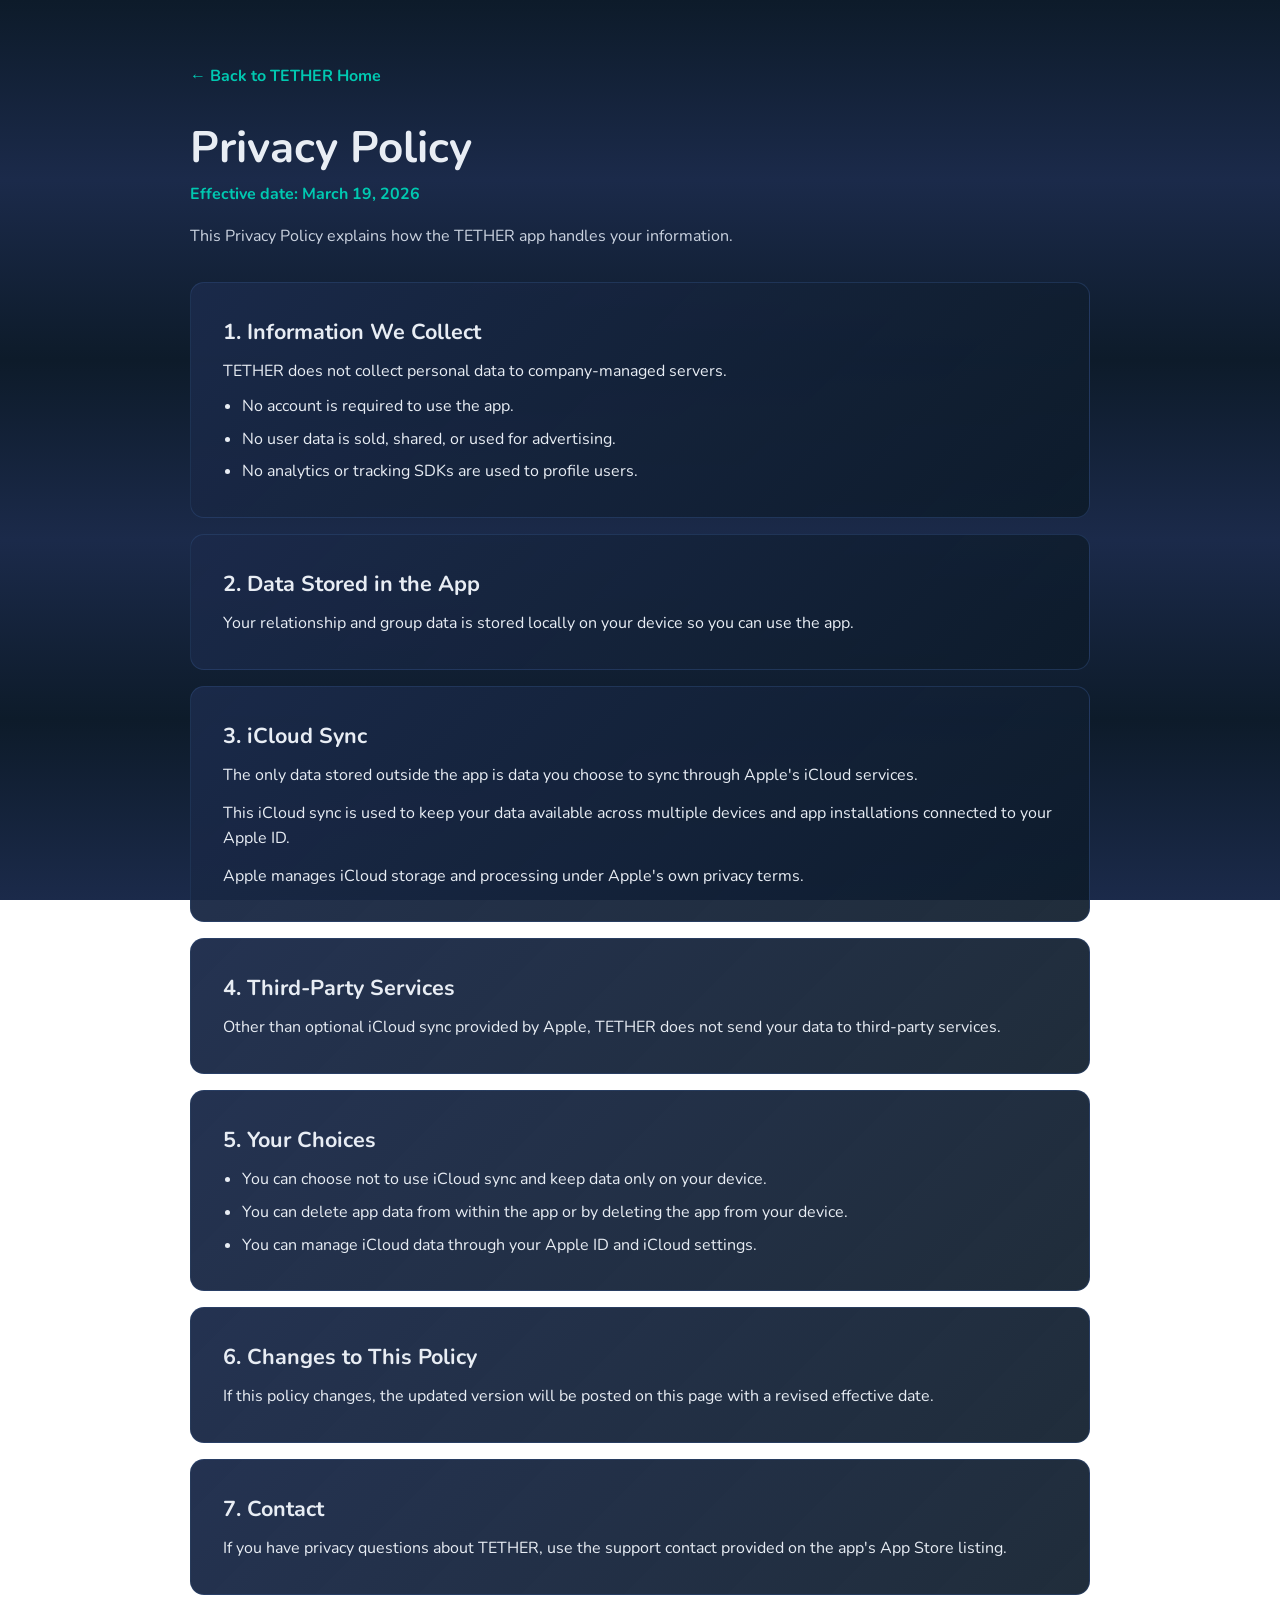
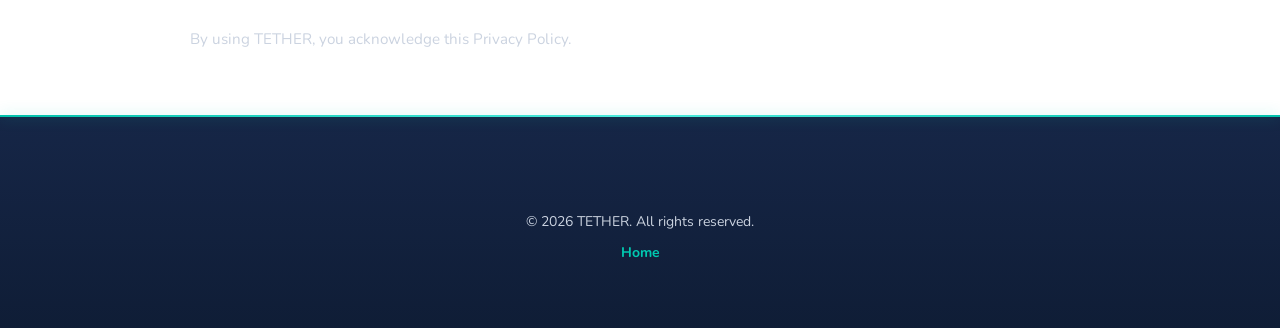
<file: privacy-policy.html>
<!DOCTYPE html>
<html lang="en">
<head>
    <meta charset="UTF-8">
    <meta name="viewport" content="width=device-width, initial-scale=1.0">
    <meta name="description" content="Privacy Policy for the Tether iOS app.">
    <title>Tether Privacy Policy</title>
    <link rel="preconnect" href="https://fonts.googleapis.com">
    <link rel="preconnect" href="https://fonts.gstatic.com" crossorigin>
    <link href="https://fonts.googleapis.com/css2?family=Nunito:wght@400;500;600;700;800&display=swap" rel="stylesheet">
    <link rel="stylesheet" href="styles.css">
    <link rel="icon" href="assets/tether-icon.svg" type="image/svg+xml">
</head>
<body>
    <main class="policy-main">
        <div class="container">
            <div class="policy-shell">
                <a class="policy-back-link" href="index.html" aria-label="Back to Tether home page">&larr; Back to TETHER Home</a>

                <header class="policy-header">
                    <h1 class="policy-title">Privacy Policy</h1>
                    <p class="policy-updated">Effective date: March 19, 2026</p>
                    <p class="policy-intro">This Privacy Policy explains how the TETHER app handles your information.</p>
                </header>

                <section class="policy-card" aria-labelledby="collection-heading">
                    <h2 id="collection-heading">1. Information We Collect</h2>
                    <p>TETHER does not collect personal data to company-managed servers.</p>
                    <ul class="policy-list">
                        <li>No account is required to use the app.</li>
                        <li>No user data is sold, shared, or used for advertising.</li>
                        <li>No analytics or tracking SDKs are used to profile users.</li>
                    </ul>
                </section>

                <section class="policy-card" aria-labelledby="device-heading">
                    <h2 id="device-heading">2. Data Stored in the App</h2>
                    <p>Your relationship and group data is stored locally on your device so you can use the app.</p>
                </section>

                <section class="policy-card" aria-labelledby="icloud-heading">
                    <h2 id="icloud-heading">3. iCloud Sync</h2>
                    <p>The only data stored outside the app is data you choose to sync through Apple&apos;s iCloud services.</p>
                    <p>This iCloud sync is used to keep your data available across multiple devices and app installations connected to your Apple ID.</p>
                    <p>Apple manages iCloud storage and processing under Apple&apos;s own privacy terms.</p>
                </section>

                <section class="policy-card" aria-labelledby="third-party-heading">
                    <h2 id="third-party-heading">4. Third-Party Services</h2>
                    <p>Other than optional iCloud sync provided by Apple, TETHER does not send your data to third-party services.</p>
                </section>

                <section class="policy-card" aria-labelledby="rights-heading">
                    <h2 id="rights-heading">5. Your Choices</h2>
                    <ul class="policy-list">
                        <li>You can choose not to use iCloud sync and keep data only on your device.</li>
                        <li>You can delete app data from within the app or by deleting the app from your device.</li>
                        <li>You can manage iCloud data through your Apple ID and iCloud settings.</li>
                    </ul>
                </section>

                <section class="policy-card" aria-labelledby="changes-heading">
                    <h2 id="changes-heading">6. Changes to This Policy</h2>
                    <p>If this policy changes, the updated version will be posted on this page with a revised effective date.</p>
                </section>

                <section class="policy-card" aria-labelledby="contact-heading">
                    <h2 id="contact-heading">7. Contact</h2>
                    <p>If you have privacy questions about TETHER, use the support contact provided on the app&apos;s App Store listing.</p>
                </section>

                <p class="policy-note">By using TETHER, you acknowledge this Privacy Policy.</p>
            </div>
        </div>
    </main>

    <footer class="footer">
        <div class="container">
            <div class="footer-bottom">
                <p>&copy; 2026 TETHER. All rights reserved.</p>
                <a class="footer-link" href="index.html">Home</a>
            </div>
        </div>
    </footer>
</body>
</html>
</file>
<file: styles.css>
/* Tether Theme Variables */
:root {
  /* Primary */
  --color-deep-navy:     #0D1B2A;
  --color-midnight-blue: #1B2A4A;
  --color-steel-blue:    #2E4A7A;

  /* Accents */
  --color-teal:          #00C9B1;
  --color-silver:        #A8B5C8;

  /* Text & Neutrals */
  --color-off-white:     #E8EDF4;
  --color-light-grey:    #CBD3E0;

  /* Spacing */
  --spacing-xs: 0.5rem;
  --spacing-sm: 1rem;
  --spacing-md: 2rem;
  --spacing-lg: 4rem;
  --spacing-xl: 6rem;

  /* Typography */
  --font-family: 'Nunito', -apple-system, BlinkMacSystemFont, 'Segoe UI', Roboto, 'Helvetica Neue', Arial, sans-serif;
}

/* Reset & Base Styles */
* {
  margin: 0;
  padding: 0;
  box-sizing: border-box;
}

body {
  font-family: var(--font-family);
  background: linear-gradient(180deg, 
    var(--color-deep-navy) 0%,
    var(--color-midnight-blue) 20%,
    var(--color-deep-navy) 40%,
    var(--color-midnight-blue) 60%,
    var(--color-deep-navy) 80%,
    var(--color-midnight-blue) 100%
  );
  background-attachment: fixed;
  color: var(--color-off-white);
  line-height: 1.6;
  overflow-x: hidden;
  min-height: 100vh;
}

.container {
  max-width: 1200px;
  margin: 0 auto;
  padding: 0 var(--spacing-md);
  position: relative;
  z-index: 1;
}

/* Hero Section */
.hero {
  min-height: 72vh;
  display: flex;
  align-items: center;
  justify-content: center;
  background: linear-gradient(135deg, var(--color-deep-navy) 0%, var(--color-midnight-blue) 100%);
  position: relative;
  padding: var(--spacing-md) var(--spacing-md);
  overflow: hidden;
}

.mindmap-background {
  position: absolute;
  top: 0;
  left: 0;
  width: 100%;
  height: 100%;
  z-index: 0;
  opacity: 0.4;
  pointer-events: none;
}

.mindmap-svg {
  width: 100%;
  height: 100%;
  animation: fadeIn 2s ease-in;
}

@keyframes fadeIn {
  from { opacity: 0; }
  to { opacity: 1; }
}

.connection-line {
  animation: pulseLine 4s ease-in-out infinite;
}

.connection-line:nth-child(1) { animation-delay: 0s; }
.connection-line:nth-child(2) { animation-delay: 0.3s; }
.connection-line:nth-child(3) { animation-delay: 0.6s; }
.connection-line:nth-child(4) { animation-delay: 0.9s; }
.connection-line:nth-child(5) { animation-delay: 1.2s; }
.connection-line:nth-child(6) { animation-delay: 1.5s; }
.connection-line:nth-child(7) { animation-delay: 1.8s; }
.connection-line:nth-child(8) { animation-delay: 2.1s; }
.connection-line:nth-child(9) { animation-delay: 2.4s; }
.connection-line:nth-child(10) { animation-delay: 2.7s; }
.connection-line:nth-child(11) { animation-delay: 0.2s; }
.connection-line:nth-child(12) { animation-delay: 0.5s; }
.connection-line:nth-child(13) { animation-delay: 0.8s; }
.connection-line:nth-child(14) { animation-delay: 1.1s; }
.connection-line:nth-child(15) { animation-delay: 1.4s; }
.connection-line:nth-child(16) { animation-delay: 1.7s; }
.connection-line:nth-child(17) { animation-delay: 2.0s; }
.connection-line:nth-child(18) { animation-delay: 2.3s; }
.connection-line:nth-child(19) { animation-delay: 2.6s; }

.node {
  animation: pulseNode 3s ease-in-out infinite;
}

.node:nth-child(1) { animation-delay: 0s; }
.node:nth-child(2) { animation-delay: 0.2s; }
.node:nth-child(3) { animation-delay: 0.4s; }
.node:nth-child(4) { animation-delay: 0.6s; }
.node:nth-child(5) { animation-delay: 0.8s; }
.node:nth-child(6) { animation-delay: 1.0s; }
.node:nth-child(7) { animation-delay: 1.2s; }
.node:nth-child(8) { animation-delay: 1.4s; }
.node:nth-child(9) { animation-delay: 1.6s; }
.node:nth-child(10) { animation-delay: 1.8s; }
.node:nth-child(11) { animation-delay: 2.0s; }
.node:nth-child(12) { animation-delay: 2.2s; }
.node:nth-child(13) { animation-delay: 2.4s; }
.node:nth-child(14) { animation-delay: 2.6s; }
.node:nth-child(15) { animation-delay: 2.8s; }

@keyframes pulseLine {
  0%, 100% { 
    stroke-opacity: 0.5;
    opacity: 0.6;
  }
  50% { 
    stroke-opacity: 0.8;
    opacity: 0.9;
  }
}

@keyframes pulseNode {
  0%, 100% { 
    opacity: 0.6;
  }
  50% { 
    opacity: 0.8;
  }
}

/* Animate the entire mindmap group together so lines and nodes stay connected */
.mindmap-group {
  animation: floatMindmap 20s ease-in-out infinite;
  transform-origin: center;
}

@keyframes floatMindmap {
  0%, 100% { 
    transform: translate(0, 0) scale(1);
  }
  25% { 
    transform: translate(10px, -15px) scale(1.02);
  }
  50% { 
    transform: translate(-8px, 10px) scale(0.98);
  }
  75% { 
    transform: translate(12px, 8px) scale(1.01);
  }
}

.hero-content {
  text-align: center;
  max-width: 800px;
  z-index: 1;
  position: relative;
}

.hero-title {
  font-size: clamp(2.5rem, 5vw, 4rem);
  font-weight: 800;
  margin-bottom: var(--spacing-sm);
  color: var(--color-off-white);
  line-height: 1.2;
}

.rotating-word {
  display: inline-block;
  color: var(--color-teal);
  transition: opacity 0.25s ease;
}

.rotating-word--fade-out {
  opacity: 0;
}

.rotating-word--fade-in {
  opacity: 1;
}

.app-name-highlight {
  color: #4DD0E1;
  position: relative;
  display: inline-block;
  font-weight: 800;
  letter-spacing: 0.05em;
  text-transform: uppercase;
  text-shadow: 
    0 0 8px rgba(77, 208, 225, 0.4),
    0 0 15px rgba(77, 208, 225, 0.3),
    0 0 25px rgba(77, 208, 225, 0.2);
  animation: glowPulse 3s ease-in-out infinite;
}

@keyframes glowPulse {
  0%, 100% {
    text-shadow: 
      0 0 8px rgba(77, 208, 225, 0.4),
      0 0 15px rgba(77, 208, 225, 0.3),
      0 0 25px rgba(77, 208, 225, 0.2);
  }
  50% {
    text-shadow: 
      0 0 10px rgba(77, 208, 225, 0.5),
      0 0 20px rgba(77, 208, 225, 0.35),
      0 0 30px rgba(77, 208, 225, 0.25);
  }
}

.app-name-footer {
  font-weight: 700;
  letter-spacing: 0.05em;
  text-transform: uppercase;
  color: var(--color-off-white);
}

.hero-subtitle {
  font-size: clamp(1.1rem, 2vw, 1.25rem);
  color: var(--color-light-grey);
  margin-bottom: var(--spacing-md);
  line-height: 1.6;
}


.hero-cta {
  margin-top: 0;
  display: flex;
  justify-content: center;
  align-items: center;
  max-width: 220px;
  width: 100%;
  margin-left: auto;
  margin-right: auto;
}

.app-store-badge-link {
  display: inline-block;
  line-height: 0;
  border-radius: 10px;
  transition: box-shadow 0.2s ease, transform 0.15s ease;
}

.app-store-badge-link:hover {
  box-shadow: 0 0 22px rgba(0, 201, 177, 0.35);
  transform: translateY(-1px);
}

.app-store-badge {
  display: block;
  width: 100%;
  max-width: 200px;
  height: auto;
}

/* Features Section */
.features {
  padding: var(--spacing-lg) 0;
  background: var(--color-midnight-blue);
  position: relative;
}

.features::before {
  content: none;
}

.section-title {
  font-size: clamp(2rem, 4vw, 3rem);
  text-align: center;
  margin-bottom: var(--spacing-lg);
  color: var(--color-off-white);
  font-weight: 700;
}

.features-grid {
  display: grid;
  grid-template-columns: repeat(auto-fit, minmax(280px, 1fr));
  gap: var(--spacing-md);
  margin-top: var(--spacing-md);
  max-width: 1000px;
  margin-left: auto;
  margin-right: auto;
}

.feature-card {
  background: linear-gradient(135deg, var(--color-deep-navy) 0%, rgba(27, 42, 74, 0.8) 100%);
  padding: var(--spacing-md);
  border-radius: 12px;
  border: 1px solid rgba(46, 74, 122, 0.5);
  box-shadow: 0 4px 20px rgba(0, 0, 0, 0.3);
  transition: transform 0.3s ease, border-color 0.3s ease, box-shadow 0.3s ease;
  position: relative;
  overflow: hidden;
}

.feature-card::before {
  content: '';
  position: absolute;
  top: 0;
  left: 0;
  right: 0;
  height: 2px;
  background: linear-gradient(90deg, transparent, var(--color-teal), transparent);
  opacity: 0;
  transition: opacity 0.3s ease;
}

.feature-card:hover {
  transform: translateY(-5px);
  border-color: var(--color-teal);
  box-shadow: 0 8px 30px rgba(0, 201, 177, 0.2);
}

.feature-card:hover::before {
  opacity: 1;
}

.feature-header {
  display: flex;
  align-items: center;
  gap: var(--spacing-sm);
  margin-bottom: var(--spacing-xs);
}

.feature-icon {
  font-size: 1.5rem;
  flex-shrink: 0;
}

.feature-card h3 {
  font-size: 1.5rem;
  margin: 0;
  color: var(--color-off-white);
}

.feature-card p {
  color: var(--color-light-grey);
  line-height: 1.6;
}

/* How It Works Section */
.how-it-works {
  padding: var(--spacing-xl) 0;
  background: var(--color-deep-navy);
  position: relative;
}

.how-it-works::before {
  content: '';
  position: absolute;
  top: 0;
  left: 0;
  right: 0;
  bottom: 0;
  background: radial-gradient(circle at 70% 30%, rgba(0, 201, 177, 0.04) 0%, transparent 50%);
  pointer-events: none;
}

.steps {
  display: flex;
  flex-direction: column;
  gap: var(--spacing-xl);
  margin-top: var(--spacing-lg);
}

.step {
  display: grid;
  grid-template-columns: 80px 1fr;
  gap: var(--spacing-md);
  align-items: start;
}

.step-number {
  width: 60px;
  height: 60px;
  border-radius: 50%;
  background: linear-gradient(135deg, var(--color-steel-blue) 0%, rgba(27, 42, 74, 0.9) 100%);
  color: var(--color-off-white);
  display: flex;
  align-items: center;
  justify-content: center;
  font-size: 1.5rem;
  font-weight: 700;
  border: 2px solid var(--color-teal);
  box-shadow: 0 4px 15px rgba(0, 201, 177, 0.2);
  flex-shrink: 0;
}

.step-content h3 {
  font-size: 1.75rem;
  margin-bottom: var(--spacing-xs);
  color: var(--color-off-white);
}

.step-content > p {
  color: var(--color-light-grey);
  margin-bottom: var(--spacing-md);
  line-height: 1.6;
}

.step-visual {
  margin-top: var(--spacing-md);
}

/* Mockup Screen Styles */
.mockup-screen {
  background: var(--color-midnight-blue);
  border-radius: 12px;
  border: 1px solid rgba(46, 74, 122, 0.5);
  overflow: hidden;
  max-width: 300px;
  margin: 0 auto;
}

.mockup-screen.large {
  max-width: 100%;
}

.mockup-header {
  background: var(--color-deep-navy);
  padding: var(--spacing-xs);
  border-bottom: 1px solid rgba(46, 74, 122, 0.5);
}

.mockup-status-bar {
  height: 20px;
  background: var(--color-steel-blue);
  border-radius: 4px;
  margin-bottom: var(--spacing-xs);
  opacity: 0.5;
}

.mockup-search {
  background: var(--color-midnight-blue);
  padding: var(--spacing-xs);
  border-radius: 6px;
  color: var(--color-light-grey);
  font-size: 0.875rem;
  text-align: center;
}

.mockup-content {
  padding: var(--spacing-sm);
  min-height: 200px;
}

.map-content {
  padding: var(--spacing-md);
  background: var(--color-deep-navy);
}

.step-map {
  width: 100%;
  height: 200px;
}

.showcase-map {
  width: 100%;
  height: 100%;
}

/* Person Row Styles */
.mockup-person-row {
  display: flex;
  align-items: center;
  gap: var(--spacing-sm);
  padding: var(--spacing-sm);
  background: var(--color-deep-navy);
  border-radius: 8px;
  margin-bottom: var(--spacing-xs);
}

.mockup-avatar {
  width: 48px;
  height: 48px;
  border-radius: 50%;
  background: var(--color-steel-blue);
  display: flex;
  align-items: center;
  justify-content: center;
  color: var(--color-off-white);
  font-weight: 600;
  flex-shrink: 0;
}

.mockup-large-avatar {
  width: 100px;
  height: 100px;
  border-radius: 50%;
  background: var(--color-steel-blue);
  display: flex;
  align-items: center;
  justify-content: center;
  color: var(--color-off-white);
  font-weight: 600;
  font-size: 2rem;
  margin: 0 auto var(--spacing-sm);
}

.mockup-person-info {
  flex: 1;
}

.mockup-name {
  color: var(--color-off-white);
  font-weight: 600;
  margin-bottom: 4px;
}

.mockup-badge {
  display: inline-block;
  padding: 2px 8px;
  background: var(--color-steel-blue);
  color: var(--color-off-white);
  border-radius: 4px;
  font-size: 0.75rem;
  margin-right: var(--spacing-xs);
}

.mockup-badge-group {
  display: flex;
  gap: var(--spacing-xs);
  flex-wrap: wrap;
}

.mockup-group-badge {
  display: inline-block;
  padding: 2px 8px;
  background: var(--color-teal);
  color: var(--color-off-white);
  border-radius: 4px;
  font-size: 0.75rem;
}

/* Group Styles */
.mockup-group {
  display: flex;
  align-items: center;
  gap: var(--spacing-sm);
  padding: var(--spacing-sm);
  background: var(--color-deep-navy);
  border-radius: 8px;
  margin-bottom: var(--spacing-xs);
}

.mockup-group-color {
  width: 24px;
  height: 24px;
  border-radius: 50%;
  flex-shrink: 0;
}

.mockup-group-name {
  flex: 1;
  color: var(--color-off-white);
  font-weight: 600;
}

.mockup-group-count {
  color: var(--color-light-grey);
  font-size: 0.875rem;
}

/* Person Detail Styles */
.mockup-person-detail {
  text-align: center;
}

.mockup-detail-name {
  font-size: 1.5rem;
  font-weight: 700;
  color: var(--color-off-white);
  margin-bottom: var(--spacing-xs);
}

.mockup-detail-badge {
  display: inline-block;
  padding: 4px 12px;
  background: var(--color-steel-blue);
  color: var(--color-off-white);
  border-radius: 6px;
  font-size: 0.875rem;
  margin-bottom: var(--spacing-md);
}

.mockup-detail-section {
  text-align: left;
  margin-bottom: var(--spacing-md);
  padding: var(--spacing-sm);
  background: var(--color-deep-navy);
  border-radius: 8px;
}

.mockup-detail-label {
  color: var(--color-light-grey);
  font-size: 0.875rem;
  margin-bottom: 4px;
}

.mockup-detail-value {
  color: var(--color-off-white);
  font-weight: 600;
}

.mockup-connection-item {
  display: flex;
  justify-content: space-between;
  align-items: center;
  padding: var(--spacing-xs);
  background: var(--color-midnight-blue);
  border-radius: 6px;
  margin-top: var(--spacing-xs);
}

.mockup-connection-item span:first-child {
  color: var(--color-off-white);
}

.connection-label {
  color: var(--color-teal);
  font-size: 0.875rem;
}

/* Showcase Section */
.showcase {
  padding: var(--spacing-xl) 0;
  background: var(--color-midnight-blue);
  position: relative;
  margin-top: 0;
}

.showcase::before {
  content: none;
}

.showcase-grid {
  display: grid;
  grid-template-columns: repeat(auto-fit, minmax(300px, 1fr));
  gap: var(--spacing-lg);
  margin-top: var(--spacing-lg);
  align-items: stretch;
}

.showcase-item {
  text-align: center;
  display: flex;
  flex-direction: column;
  height: 100%;
}

.device-frame {
  background: linear-gradient(135deg, var(--color-deep-navy) 0%, rgba(27, 42, 74, 0.9) 100%);
  padding: var(--spacing-sm);
  border-radius: 20px;
  border: 2px solid var(--color-steel-blue);
  margin-bottom: var(--spacing-md);
  box-shadow: 0 10px 40px rgba(0, 0, 0, 0.5), 0 0 20px rgba(0, 201, 177, 0.1);
  display: flex;
  flex: 1;
}

.device-screen {
  background: var(--color-midnight-blue);
  border-radius: 12px;
  overflow: hidden;
  display: flex;
  width: 100%;
}

.showcase .mockup-screen.large {
  display: flex;
  flex-direction: column;
  width: 100%;
  height: 100%;
}

.showcase-item h3 {
  font-size: 1.5rem;
  margin-bottom: var(--spacing-xs);
  color: var(--color-off-white);
}

.showcase-item p {
  color: var(--color-light-grey);
}

/* Footer */
.footer {
  padding: var(--spacing-lg) 0;
  background: linear-gradient(180deg, #162647 0%, #0F1D36 100%);
  border-top: none;
  position: relative;
}

.footer::before {
  content: '';
  position: absolute;
  top: 0;
  left: 0;
  right: 0;
  height: 2px;
  background: linear-gradient(90deg, rgba(0, 201, 177, 0.95), #4DEBDD 50%, rgba(0, 201, 177, 0.95));
  box-shadow: 0 0 14px rgba(0, 201, 177, 0.45);
}

.footer-content {
  display: flex;
  justify-content: space-between;
  align-items: center;
  flex-wrap: wrap;
  gap: var(--spacing-md);
  margin-bottom: var(--spacing-md);
}

.footer-brand {
  display: flex;
  align-items: center;
  gap: var(--spacing-sm);
}

.footer-logo {
  width: 40px;
  height: 40px;
}

.footer-brand h3 {
  font-size: 1.5rem;
  color: var(--color-off-white);
}

.footer-info {
  text-align: right;
}

.footer-status {
  color: var(--color-teal);
  font-weight: 600;
  margin-bottom: 4px;
}

.footer-tagline {
  color: var(--color-light-grey);
  font-size: 0.875rem;
}

.footer-bottom {
  text-align: center;
  padding-top: var(--spacing-md);
  border-top: none;
  color: var(--color-light-grey);
  font-size: 0.875rem;
  display: flex;
  flex-direction: column;
  align-items: center;
  gap: 0.5rem;
}

.footer-link {
  color: var(--color-teal);
  text-decoration: none;
  font-weight: 700;
  transition: color 0.2s ease, opacity 0.2s ease;
}

.footer-link:hover,
.footer-link:focus-visible {
  color: #4DD0E1;
  opacity: 0.95;
}

/* Privacy Policy Page */
.policy-main {
  padding: var(--spacing-lg) 0;
}

.policy-shell {
  max-width: 900px;
  margin: 0 auto;
}

.policy-back-link {
  display: inline-flex;
  align-items: center;
  gap: 0.35rem;
  color: var(--color-teal);
  text-decoration: none;
  font-weight: 700;
  margin-bottom: var(--spacing-md);
}

.policy-back-link:hover,
.policy-back-link:focus-visible {
  color: #4DD0E1;
}

.policy-header {
  margin-bottom: var(--spacing-md);
}

.policy-title {
  font-size: clamp(2rem, 4vw, 2.75rem);
  line-height: 1.2;
  margin-bottom: 0.5rem;
}

.policy-updated {
  color: var(--color-teal);
  font-weight: 700;
  margin-bottom: var(--spacing-sm);
}

.policy-intro {
  color: var(--color-light-grey);
}

.policy-card {
  background: linear-gradient(135deg, rgba(27, 42, 74, 0.96) 0%, rgba(13, 27, 42, 0.92) 100%);
  border: 1px solid rgba(46, 74, 122, 0.5);
  border-radius: 14px;
  padding: var(--spacing-md);
  margin-bottom: var(--spacing-sm);
}

.policy-card h2 {
  font-size: 1.35rem;
  margin-bottom: 0.6rem;
}

.policy-card p + p {
  margin-top: 0.75rem;
}

.policy-list {
  margin-top: 0.6rem;
  padding-left: 1.2rem;
}

.policy-list li + li {
  margin-top: 0.45rem;
}

.policy-note {
  margin-top: var(--spacing-md);
  color: var(--color-light-grey);
  font-size: 0.95rem;
}

/* Responsive Design */
@media (max-width: 768px) {
  .hero {
    min-height: auto;
    padding: var(--spacing-md) var(--spacing-sm);
  }

  .step {
    grid-template-columns: 1fr;
    text-align: center;
  }

  .step-number {
    margin: 0 auto;
  }

  .features-grid,
  .showcase-grid {
    grid-template-columns: 1fr;
  }

  .footer-content {
    flex-direction: column;
    text-align: center;
  }

  .footer-info {
    text-align: center;
  }

  .mockup-screen {
    max-width: 100%;
  }

  .policy-card {
    padding: var(--spacing-sm);
  }
}

@media (max-width: 480px) {
  .container {
    padding: 0 var(--spacing-sm);
  }

  .hero-title {
    font-size: 2rem;
  }

  .hero-subtitle {
    font-size: 1rem;
  }

  .section-title {
    font-size: 1.75rem;
  }
}

/* Smooth Scrolling */
html {
  scroll-behavior: smooth;
}

/* Selection Color */
::selection {
  background: var(--color-teal);
  color: var(--color-deep-navy);
}
</file>
